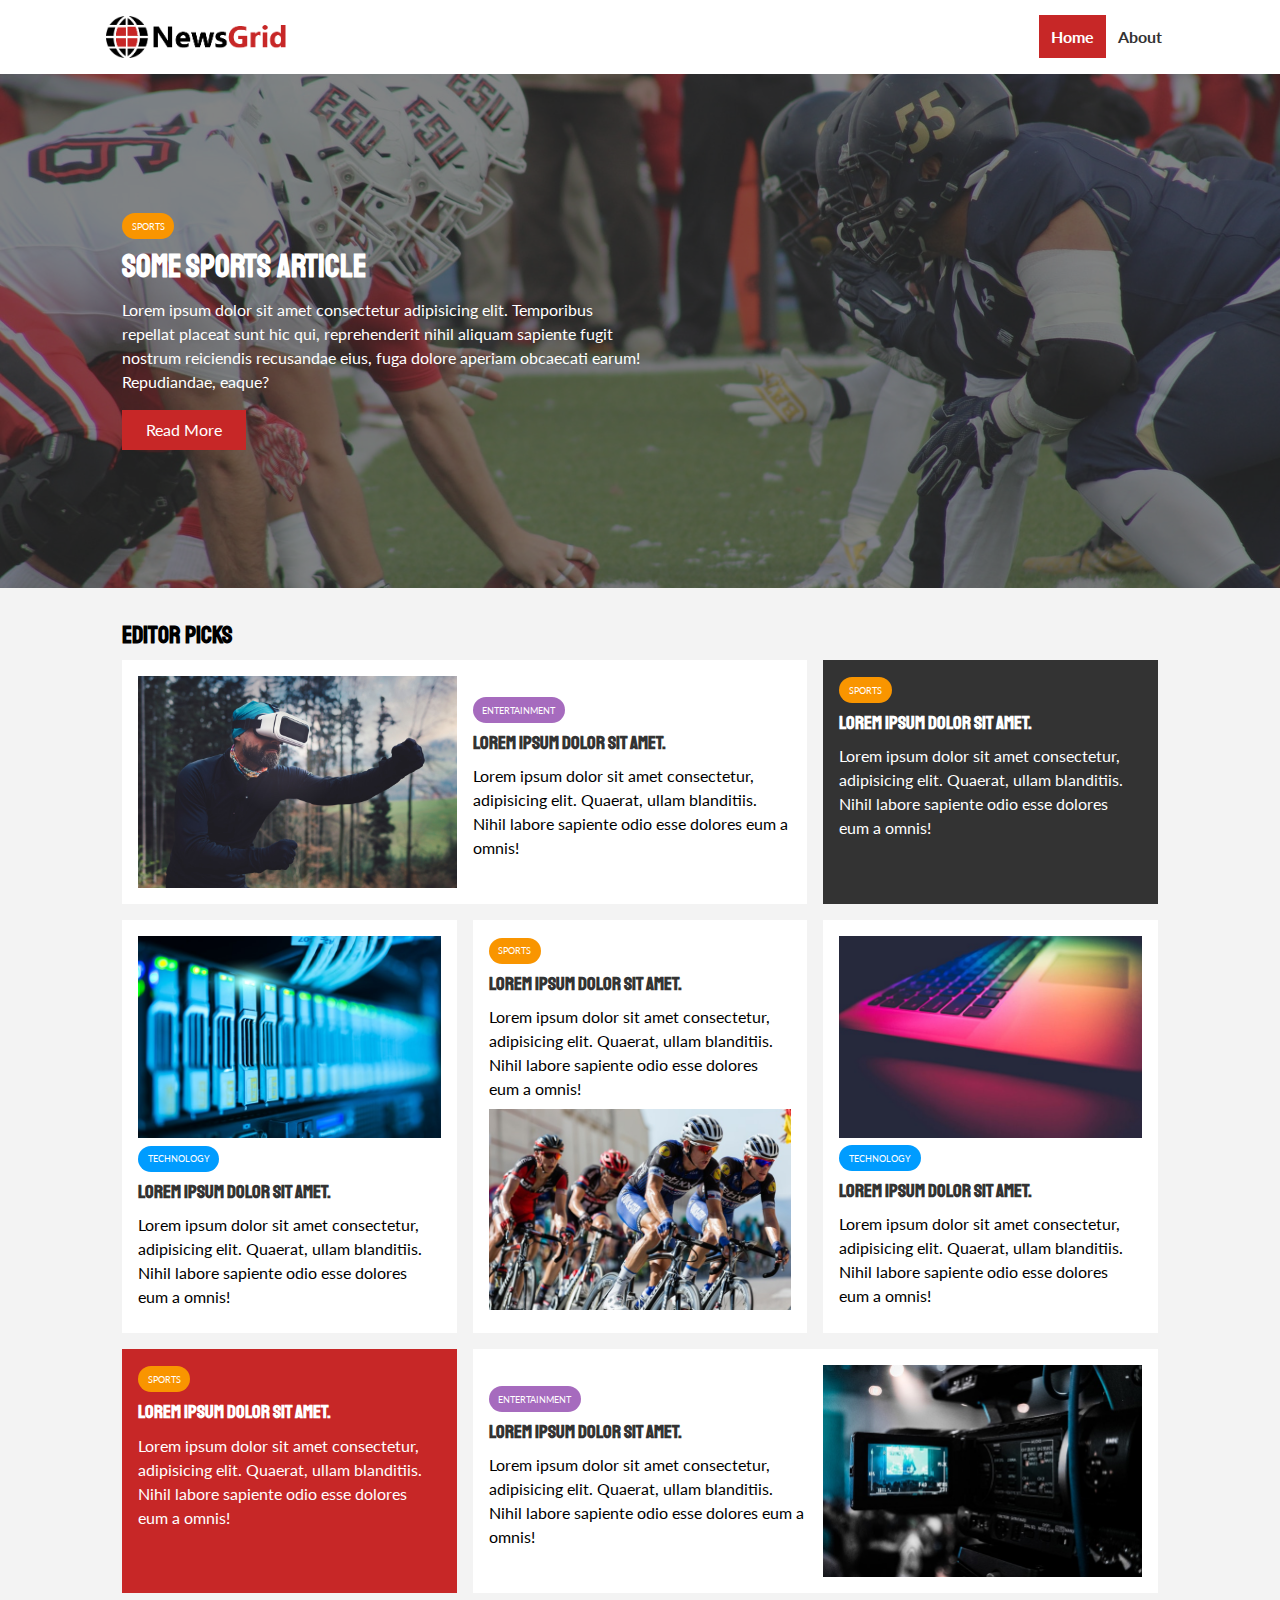
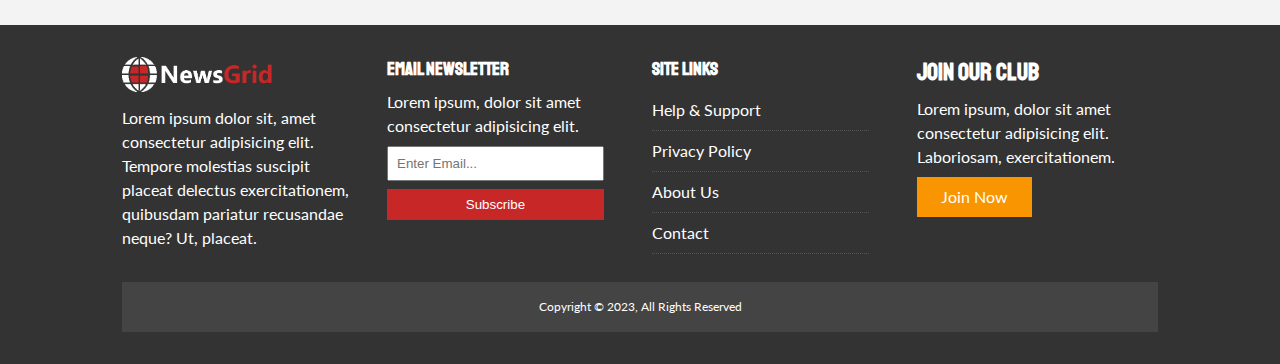
<file: index.html>
<!DOCTYPE html>
<html lang="en">
<head>
  <meta charset="UTF-8">
  <meta name="viewport" content="width=device-width, initial-scale=1.0">
  <link rel="stylesheet" href="https://cdnjs.cloudflare.com/ajax/libs/font-awesome/6.4.0/css/all.min.css" integrity="sha512-iecdLmaskl7CVkqkXNQ/ZH/XLlvWZOJyj7Yy7tcenmpD1ypASozpmT/E0iPtmFIB46ZmdtAc9eNBvH0H/ZpiBw==" crossorigin="anonymous" referrerpolicy="no-referrer" />
  <link rel="preconnect" href="https://fonts.googleapis.com">
  <link rel="preconnect" href="https://fonts.gstatic.com" crossorigin>
  <link href="https://fonts.googleapis.com/css2?family=Lato&family=Staatliches&display=swap" rel="stylesheet">
  <link rel="stylesheet" href="/css/style.css">
  <link rel="stylesheet" media="screen and (max-width: 768px)" href="/css/mobile.css">
  <link rel="shortcut icon" type="image/x-icon" href="favicon.ico">
  <title>NewsGrid | Latest News</title>
</head>
<body>
  <nav id="main-nav">
    <div class="container">
      <img src="/img/logo.png" alt="NewsGrid" class="logo">
      <div class="social">
        <a href="https://facebook.com" target="_blank"><i class="fab fa-facebook fa-2x"></i></a>
        <a href="https://twitter.com" target="_blank"><i class="fab fa-twitter fa-2x"></i></a>
        <a href="https://instagram.com" target="_blank"><i class="fab fa-instagram fa-2x"></i></a>
        <a href="https://youtube.com" target="_blank"><i class="fab fa-youtube fa-2x"></i></a>
      </div>
      <ul>
        <li><a class="current" href="index.html">Home</a></li>
        <li><a href="about.html">About</a></li>
      </ul>
    </div>
  </nav>

  <!-- Showcase -->
  <header id="showcase">
    <div class="container">
      <div class="showcase-container">
        <div class="showcase-content">
          <div class="category category-sports">Sports</div>
          <h1>Some Sports Article</h1>
          <p>Lorem ipsum dolor sit amet consectetur adipisicing elit. Temporibus repellat placeat sunt hic qui, reprehenderit nihil aliquam sapiente fugit nostrum reiciendis recusandae eius, fuga dolore aperiam obcaecati earum! Repudiandae, eaque?</p>
          <a href="article.html" class="btn btn-primary">Read More</a>
        </div>
      </div>
    </div>
  </header>

  <!-- Home Articles -->
  <section id="home-articles" class="py-2">
    <div class="container">
      <h2>Editor Picks</h2>
      <div class="articles-container">
        <article class="card">
          <img src="img/articles/ent1.jpg" alt="">
          <div>
            <div class="category category-ent">Entertainment</div>
            <h3><a href="article.html">Lorem ipsum dolor sit amet.</a></h3>
            <p>Lorem ipsum dolor sit amet consectetur, adipisicing elit. Quaerat, ullam blanditiis. Nihil labore sapiente odio esse dolores eum a omnis!</p>
          </div>
        </article>
        <article class="card bg-dark">
          <div class="category category-sports">Sports</div>
          <h3><a href="article.html">Lorem ipsum dolor sit amet.</a></h3>
          <p>Lorem ipsum dolor sit amet consectetur, adipisicing elit. Quaerat, ullam blanditiis. Nihil labore sapiente odio esse dolores eum a omnis!</p>
        </article>
        <article class="card">
          <img src="/img/articles/tech1.jpg" alt="">
          <div class="category category-tech">Technology</div>
          <h3><a href="article.html">Lorem ipsum dolor sit amet.</a></h3>
          <p>Lorem ipsum dolor sit amet consectetur, adipisicing elit. Quaerat, ullam blanditiis. Nihil labore sapiente odio esse dolores eum a omnis!</p>
        </article>
        <article class="card">
          <div class="category category-sports">Sports</div>
          <h3><a href="article.html">Lorem ipsum dolor sit amet.</a></h3>
          <p>Lorem ipsum dolor sit amet consectetur, adipisicing elit. Quaerat, ullam blanditiis. Nihil labore sapiente odio esse dolores eum a omnis!</p>
          <img src="/img/articles/sports1.jpg" alt="">
        </article>
        <article class="card">
          <img src="/img/articles/tech2.jpg" alt="">
          <div class="category category-tech">Technology</div>
          <h3><a href="article.html">Lorem ipsum dolor sit amet.</a></h3>
          <p>Lorem ipsum dolor sit amet consectetur, adipisicing elit. Quaerat, ullam blanditiis. Nihil labore sapiente odio esse dolores eum a omnis!</p>
        </article>
        <article class="card bg-primary">
          <div class="category category-sports">Sports</div>
          <h3><a href="article.html">Lorem ipsum dolor sit amet.</a></h3>
          <p>Lorem ipsum dolor sit amet consectetur, adipisicing elit. Quaerat, ullam blanditiis. Nihil labore sapiente odio esse dolores eum a omnis!</p>
        </article>
        <article class="card">
          <div>
            <div class="category category-ent">Entertainment</div>
            <h3><a href="article.html">Lorem ipsum dolor sit amet.</a></h3>
            <p>Lorem ipsum dolor sit amet consectetur, adipisicing elit. Quaerat, ullam blanditiis. Nihil labore sapiente odio esse dolores eum a omnis!</p>
          </div>
          <img src="img/articles/ent2.jpg" alt="">
        </article>
      </div>
    </div>
  </section>

  <!-- Footer -->
  <footer id="main-footer" class="py-2">
    <div class="container footer-container">
      <div>
        <img src="/img/logo_light.png" alt="NewsGrid">
        <p>Lorem ipsum dolor sit, amet consectetur adipisicing elit. Tempore molestias suscipit placeat delectus exercitationem, quibusdam pariatur recusandae neque? Ut, placeat.</p>
      </div>
      <div>
        <h3>Email Newsletter</h3>
        <p>Lorem ipsum, dolor sit amet consectetur adipisicing elit.</p>
        <form action="https://formspree.io/f/mbjvldog" method="POST">
          <input type="email" name="email" placeholder="Enter Email..." required>
          <input type="submit" value="Subscribe" class="btn btn-primary">
        </form>
      </div>
      <div>
        <h3>Site Links</h3>
        <ul class="list">
          <li><a href="#">Help & Support</a></li>
          <li><a href="#">Privacy Policy</a></li>
          <li><a href="#">About Us</a></li>
          <li><a href="#">Contact</a></li>
        </ul>
      </div>
      <div>
        <h2>Join Our Club</h2>
        <p>Lorem ipsum, dolor sit amet consectetur adipisicing elit. Laboriosam, exercitationem.</p>
        <a href="#" class="btn btn-secondary">Join Now</a>
      </div>
      <div>
        <p>Copyright &copy; 2023, All Rights Reserved</p>
      </div>
    </div>
  </footer>
</body>
</html>
</file>
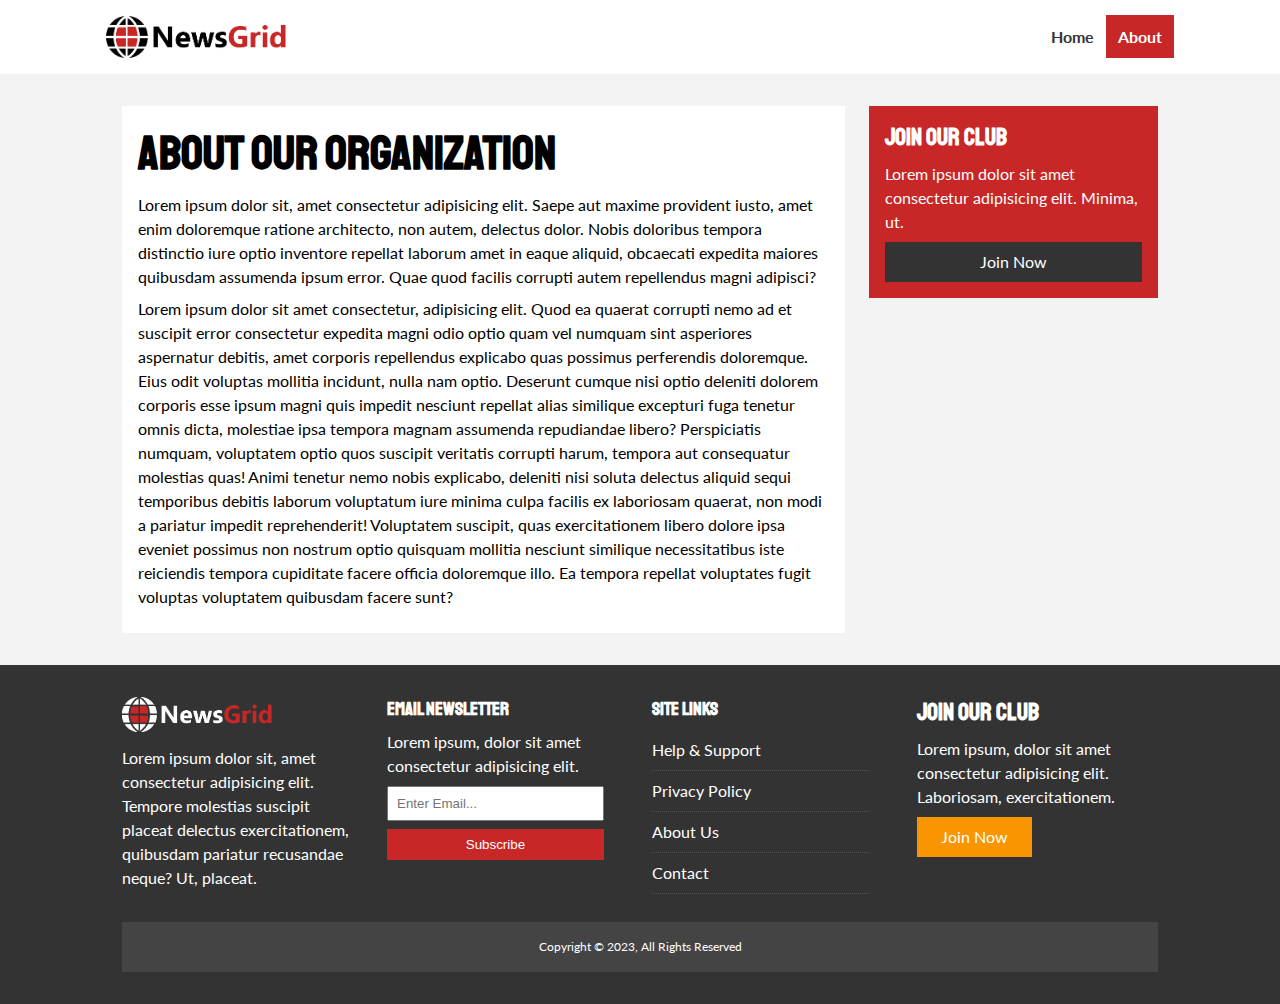
<file: about.html>
<!DOCTYPE html>
<html lang="en">
<head>
  <meta charset="UTF-8">
  <meta name="viewport" content="width=device-width, initial-scale=1.0">
  <link rel="stylesheet" href="https://cdnjs.cloudflare.com/ajax/libs/font-awesome/6.4.0/css/all.min.css" integrity="sha512-iecdLmaskl7CVkqkXNQ/ZH/XLlvWZOJyj7Yy7tcenmpD1ypASozpmT/E0iPtmFIB46ZmdtAc9eNBvH0H/ZpiBw==" crossorigin="anonymous" referrerpolicy="no-referrer" />
  <link rel="preconnect" href="https://fonts.googleapis.com">
  <link rel="preconnect" href="https://fonts.gstatic.com" crossorigin>
  <link href="https://fonts.googleapis.com/css2?family=Lato&family=Staatliches&display=swap" rel="stylesheet">
  <link rel="stylesheet" href="/css/style.css">
  <link rel="stylesheet" media="screen and (max-width: 768px)" href="/css/mobile.css">
  <link rel="shortcut icon" type="image/x-icon" href="favicon.ico">
  <title>NewsGrid | About</title>
</head>
<body>
  <nav id="main-nav">
    <div class="container">
      <img src="/img/logo.png" alt="NewsGrid" class="logo">
      <div class="social">
        <a href="https://facebook.com" target="_blank"><i class="fab fa-facebook fa-2x"></i></a>
        <a href="https://twitter.com" target="_blank"><i class="fab fa-twitter fa-2x"></i></a>
        <a href="https://instagram.com" target="_blank"><i class="fab fa-instagram fa-2x"></i></a>
        <a href="https://youtube.com" target="_blank"><i class="fab fa-youtube fa-2x"></i></a>
      </div>
      <ul>
        <li><a href="index.html">Home</a></li>
        <li><a class="current" href="about.html">About</a></li>
      </ul>
    </div>
  </nav>

  <section id="about">
    <div class="container">
      <div class="page-container">
        <article class="card">
          <h1 class="l-heading">About Our Organization</h1>
          <p>Lorem ipsum dolor sit, amet consectetur adipisicing elit. Saepe aut maxime provident iusto, amet enim doloremque ratione architecto, non autem, delectus dolor. Nobis doloribus tempora distinctio iure optio inventore repellat laborum amet in eaque aliquid, obcaecati expedita maiores quibusdam assumenda ipsum error. Quae quod facilis corrupti autem repellendus magni adipisci?</p>
          <p>Lorem ipsum dolor sit amet consectetur, adipisicing elit. Quod ea quaerat corrupti nemo ad et suscipit error consectetur expedita magni odio optio quam vel numquam sint asperiores aspernatur debitis, amet corporis repellendus explicabo quas possimus perferendis doloremque. Eius odit voluptas mollitia incidunt, nulla nam optio. Deserunt cumque nisi optio deleniti dolorem corporis esse ipsum magni quis impedit nesciunt repellat alias similique excepturi fuga tenetur omnis dicta, molestiae ipsa tempora magnam assumenda repudiandae libero? Perspiciatis numquam, voluptatem optio quos suscipit veritatis corrupti harum, tempora aut consequatur molestias quas! Animi tenetur nemo nobis explicabo, deleniti nisi soluta delectus aliquid sequi temporibus debitis laborum voluptatum iure minima culpa facilis ex laboriosam quaerat, non modi a pariatur impedit reprehenderit! Voluptatem suscipit, quas exercitationem libero dolore ipsa eveniet possimus non nostrum optio quisquam mollitia nesciunt similique necessitatibus iste reiciendis tempora cupiditate facere officia doloremque illo. Ea tempora repellat voluptates fugit voluptas voluptatem quibusdam facere sunt?</p>
        </article>
        <aside class="card bg-primary">
          <h2>Join Our Club</h2>
          <p>Lorem ipsum dolor sit amet consectetur adipisicing elit. Minima, ut.</p>
          <a href="#" class="btn btn-dark btn-block">Join Now</a>
        </aside>
      </div>
    </div>
  </section>

  <!-- Footer -->
  <footer id="main-footer" class="py-2">
    <div class="container footer-container">
      <div>
        <img src="/img/logo_light.png" alt="NewsGrid">
        <p>Lorem ipsum dolor sit, amet consectetur adipisicing elit. Tempore molestias suscipit placeat delectus exercitationem, quibusdam pariatur recusandae neque? Ut, placeat.</p>
      </div>
      <div>
        <h3>Email Newsletter</h3>
        <p>Lorem ipsum, dolor sit amet consectetur adipisicing elit.</p>
        <form action="https://formspree.io/f/xeqbqrqr" method="POST">
          <input type="email" name="email" placeholder="Enter Email..." required>
          <input type="submit" value="Subscribe" class="btn btn-primary">
        </form>
      </div>
      <div>
        <h3>Site Links</h3>
        <ul class="list">
          <li><a href="#">Help & Support</a></li>
          <li><a href="#">Privacy Policy</a></li>
          <li><a href="#">About Us</a></li>
          <li><a href="#">Contact</a></li>
        </ul>
      </div>
      <div>
        <h2>Join Our Club</h2>
        <p>Lorem ipsum, dolor sit amet consectetur adipisicing elit. Laboriosam, exercitationem.</p>
        <a href="#" class="btn btn-secondary">Join Now</a>
      </div>
      <div>
        <p>Copyright &copy; 2023, All Rights Reserved</p>
      </div>
    </div>
  </footer>

  <script src="contact.js"></script>
</body>
</html>
</file>
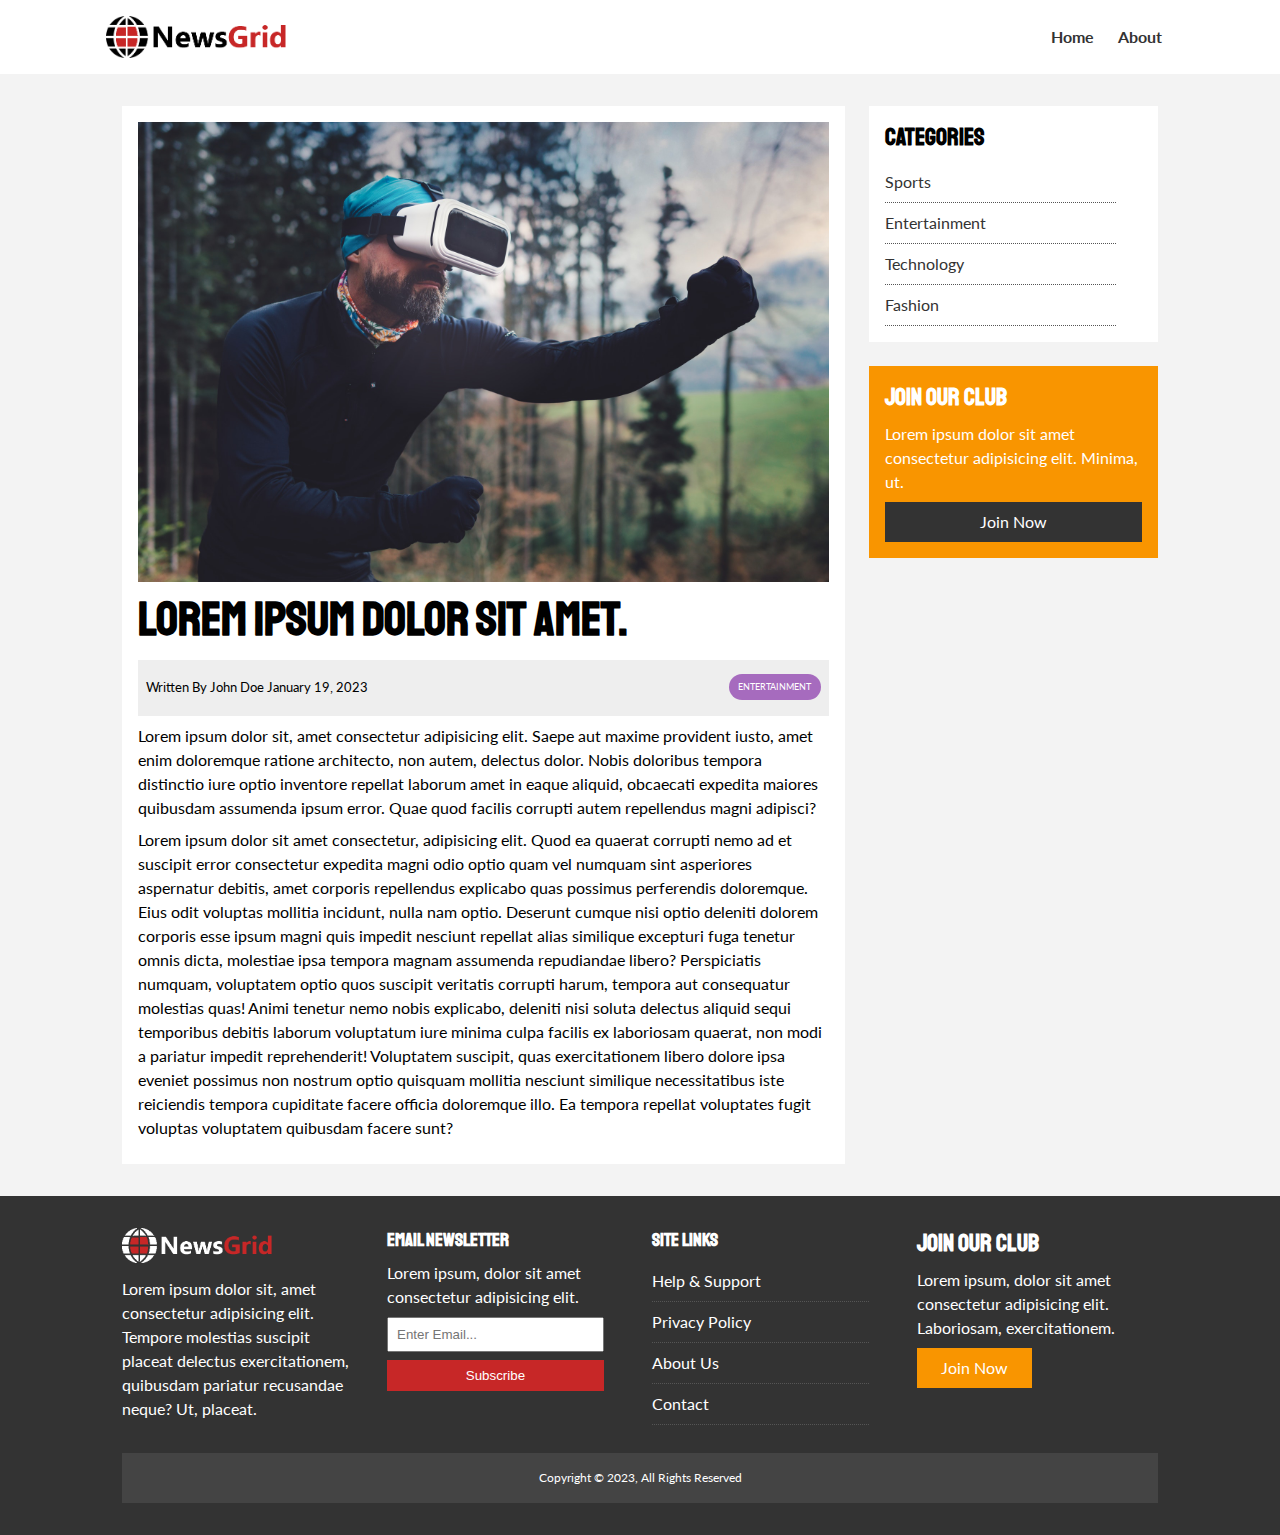
<file: article.html>
<!DOCTYPE html>
<html lang="en">
<head>
  <meta charset="UTF-8">
  <meta name="viewport" content="width=device-width, initial-scale=1.0">
  <link rel="stylesheet" href="https://cdnjs.cloudflare.com/ajax/libs/font-awesome/6.4.0/css/all.min.css" integrity="sha512-iecdLmaskl7CVkqkXNQ/ZH/XLlvWZOJyj7Yy7tcenmpD1ypASozpmT/E0iPtmFIB46ZmdtAc9eNBvH0H/ZpiBw==" crossorigin="anonymous" referrerpolicy="no-referrer" />
  <link rel="preconnect" href="https://fonts.googleapis.com">
  <link rel="preconnect" href="https://fonts.gstatic.com" crossorigin>
  <link href="https://fonts.googleapis.com/css2?family=Lato&family=Staatliches&display=swap" rel="stylesheet">
  <link rel="stylesheet" href="/css/style.css">
  <link rel="stylesheet" media="screen and (max-width: 768px)" href="/css/mobile.css">
  <link rel="shortcut icon" type="image/x-icon" href="favicon.ico">
  <title>NewsGrid | Latest News</title>
</head>
<body>
  <nav id="main-nav">
    <div class="container">
      <img src="/img/logo.png" alt="NewsGrid" class="logo">
      <div class="social">
        <a href="https://facebook.com" target="_blank"><i class="fab fa-facebook fa-2x"></i></a>
        <a href="https://twitter.com" target="_blank"><i class="fab fa-twitter fa-2x"></i></a>
        <a href="https://instagram.com" target="_blank"><i class="fab fa-instagram fa-2x"></i></a>
        <a href="https://youtube.com" target="_blank"><i class="fab fa-youtube fa-2x"></i></a>
      </div>
      <ul>
        <li><a href="index.html">Home</a></li>
        <li><a href="about.html">About</a></li>
      </ul>
    </div>
  </nav>

  <section id="article">
    <div class="container">
      <div class="page-container">
        <article class="card">
          <img src="img/articles/ent1.jpg" alt="">
          <h1 class="l-heading">Lorem ipsum dolor sit amet.</h1>
          <div class="meta">
            <small>
              <i class="fas fa-user"></i> Written By John Doe January 19, 2023
            </small>
            <div class="category category-ent">Entertainment</div>
          </div>
          <p>Lorem ipsum dolor sit, amet consectetur adipisicing elit. Saepe aut maxime provident iusto, amet enim doloremque ratione architecto, non autem, delectus dolor. Nobis doloribus tempora distinctio iure optio inventore repellat laborum amet in eaque aliquid, obcaecati expedita maiores quibusdam assumenda ipsum error. Quae quod facilis corrupti autem repellendus magni adipisci?</p>
          <p>Lorem ipsum dolor sit amet consectetur, adipisicing elit. Quod ea quaerat corrupti nemo ad et suscipit error consectetur expedita magni odio optio quam vel numquam sint asperiores aspernatur debitis, amet corporis repellendus explicabo quas possimus perferendis doloremque. Eius odit voluptas mollitia incidunt, nulla nam optio. Deserunt cumque nisi optio deleniti dolorem corporis esse ipsum magni quis impedit nesciunt repellat alias similique excepturi fuga tenetur omnis dicta, molestiae ipsa tempora magnam assumenda repudiandae libero? Perspiciatis numquam, voluptatem optio quos suscipit veritatis corrupti harum, tempora aut consequatur molestias quas! Animi tenetur nemo nobis explicabo, deleniti nisi soluta delectus aliquid sequi temporibus debitis laborum voluptatum iure minima culpa facilis ex laboriosam quaerat, non modi a pariatur impedit reprehenderit! Voluptatem suscipit, quas exercitationem libero dolore ipsa eveniet possimus non nostrum optio quisquam mollitia nesciunt similique necessitatibus iste reiciendis tempora cupiditate facere officia doloremque illo. Ea tempora repellat voluptates fugit voluptas voluptatem quibusdam facere sunt?</p>
        </article>

        <aside id="categories" class="card">
          <h2>Categories</h2>
          <ul class="list">
            <li><a href="#"><i class="fas fa-chevron-right"></i> Sports</a></li>
            <li><a href="#"><i class="fas fa-chevron-right"></i> Entertainment</a></li>
            <li><a href="#"><i class="fas fa-chevron-right"></i> Technology</a></li>
            <li><a href="#"><i class="fas fa-chevron-right"></i> Fashion</a></li>
          </ul>
        </aside>

        <aside class="card bg-secondary">
          <h2>Join Our Club</h2>
          <p>Lorem ipsum dolor sit amet consectetur adipisicing elit. Minima, ut.</p>
          <a href="#" class="btn btn-dark btn-block">Join Now</a>
        </aside>
      </div>
    </div>
  </section>

  <!-- Footer -->
  <footer id="main-footer" class="py-2">
    <div class="container footer-container">
      <div>
        <img src="/img/logo_light.png" alt="NewsGrid">
        <p>Lorem ipsum dolor sit, amet consectetur adipisicing elit. Tempore molestias suscipit placeat delectus exercitationem, quibusdam pariatur recusandae neque? Ut, placeat.</p>
      </div>
      <div>
        <h3>Email Newsletter</h3>
        <p>Lorem ipsum, dolor sit amet consectetur adipisicing elit.</p>
        <form action="https://formspree.io/f/xeqbqrqr" method="POST">
          <input type="email" name="email" placeholder="Enter Email..." required>
          <input type="submit" value="Subscribe" class="btn btn-primary">
        </form>
      </div>
      <div>
        <h3>Site Links</h3>
        <ul class="list">
          <li><a href="#">Help & Support</a></li>
          <li><a href="#">Privacy Policy</a></li>
          <li><a href="#">About Us</a></li>
          <li><a href="#">Contact</a></li>
        </ul>
      </div>
      <div>
        <h2>Join Our Club</h2>
        <p>Lorem ipsum, dolor sit amet consectetur adipisicing elit. Laboriosam, exercitationem.</p>
        <a href="#" class="btn btn-secondary">Join Now</a>
      </div>
      <div>
        <p>Copyright &copy; 2023, All Rights Reserved</p>
      </div>
    </div>
  </footer>

  <script src="contact.js"></script>
</body>
</html>
</file>
<file: css/style.css>
:root {
  --primary-color: #c72727;
  --secondary-color: #f99500;
  --light-color: #f3f3f3;
  --dark-color: #333;
  --max-width: 1100px;
}

.category {
  --sports-color: #f99500;
  --ent-color: #a66bbe;
  --tech-color: #009cff;
}

* {
  margin: 0;
  padding: 0;
  box-sizing: border-box;
}

body {
  font-family: 'Lato', sans-serif;
  line-height: 1.5;
  background: var(--light-color);
}

a {
  color: #333;
  text-decoration: none;
}

ul {
  list-style: none;
}

p {
  margin: 0.5rem 0;
}

img {
  width: 100%;
}

h1, h2, h3, h4, h5, h6 {
  font-family: 'Staatliches', cursive;
  margin-bottom: 0.55rem;
  line-height: 1.3;
}

/* Utility */
.container {
  max-width: var(--max-width);
  margin: auto;
  padding: 0 2rem;
  overflow: hidden;
}

/* Category */
.category {
  display: inline-block;
  color: #fff;
  font-size: 0.55rem;
  text-transform: uppercase;
  padding: 0.4rem 0.6rem;
  border-radius: 15px;
  margin-bottom: 0.5rem;
}

.category-sports { background: var(--sports-color) }
.category-ent { background: var(--ent-color) }
.category-tech { background: var(--tech-color) }

.btn {
  display: inline-block;
  border: none;
  background: var(--dark-color);
  color: #fff;
  padding: 0.5rem 1.5rem;
}

.btn-light { background: var(--light-color) }
.btn-primary { background: var(--primary-color) }
.btn-secondary { background: var(--secondary-color) }

.btn-block {
  display: block;
  width: 100%;
  text-align: center;
}

.btn:hover {
  opacity: 0.9;
  cursor: pointer;
}

.card {
  background: #fff;
  padding: 1rem;
}

.bg-dark { 
  background: var(--dark-color);
  color: #fff;
}

.bg-primary { 
  background: var(--primary-color);
  color: #fff;
}

.bg-secondary { 
  background: var(--secondary-color);
  color: #fff;
}

.bg-dark h1,
.bg-dark h2,
.bg-dark h3,
.bg-dark a,
.bg-primary h1,
.bg-primary h2,
.bg-primary h3,
.bg-primary a,
.bg-secondary h1,
.bg-secondary h2,
.bg-secondary h3,
.bg-secondary a {
  color: #fff;
}

.py-1 { padding: 1.5rem 0 }
.py-2 { padding: 2rem 0 }
.py-3 { padding: 3rem 0 }
.p-1 { padding: 1.5rem }
.p-2 { padding: 2rem }
.p-3 { padding: 3rem }

.l-heading {
  font-size: 3rem;
}

.list li {
  padding: 0.5rem 0;
  border-bottom: #555 dotted 1px;
  width: 90%;
}

.list li a:hover {
  color: var(--primary-color) !important;
}

/* Inner Page grid container */
.page-container {
  display: grid;
  grid-template-columns: 5fr 2fr;
  margin: 2rem 0;
  grid-gap: 1.5rem;
}

.page-container > *:first-child {
  grid-row: 1 / span 3;
}

/* Navigation */
#main-nav {
  background: #fff;
  position: sticky;
  top: 0;
  z-index: 2;
}

#main-nav .container {
  display: grid;
  grid-template-columns: 6fr 3fr 2fr;
  padding: 1rem;
  align-items: center;
}

#main-nav .logo {
  width: 180px;
}

#main-nav ul {
  justify-self: end;
  display: flex;
}

#main-nav ul li a {
  padding: 0.75rem;
  font-weight: bold;
}

#main-nav ul li a.current {
  background: var(--primary-color);
  color: #fff;
}

#main-nav ul li a:hover {
  background: var(--light-color);
  color: var(--dark-color);
}

#main-nav .social {
  justify-self: center;

}

#main-nav .social i {
  color: #777;
  margin-right: 0.5rem;
}

/* Showcase */
#showcase {
  color: #fff;
  background: #333;
  padding: 2rem;
  position: relative;
}

#showcase:before {
  content: '';
  background: url('/img/featured.jpg') no-repeat center center/cover;
  position: absolute;
  top: 0;
  left: 0;
  width: 100%;
  height: 100%;
  opacity: 0.4;
}

#showcase .showcase-container {
  display: grid;
  grid-template-columns: repeat(2, 1fr);
  justify-content: center;
  align-items: center;
  height: 50vh;
}

#showcase .showcase-content {
  z-index: 1;
}

#showcase .showcase-content p {
  margin-bottom: 1rem;
}

/* Home Articles */
#home-articles .articles-container {
  display: grid;
  grid-template-columns: repeat(3, 1fr);
  grid-gap: 1rem;
}

#home-articles .articles-container > *:first-child,
#home-articles .articles-container > *:last-child {
  display: grid;
  grid-template-columns: repeat(2, 1fr);
  grid-gap: 1rem;
  align-items: center;
  grid-column: 1 / span 2;
}

#home-articles .articles-container > *:last-child {
  grid-column: 2 / span 2;
}

#article .meta {
  display: flex;
  justify-content: space-between;
  align-items: center;
  background: #eee;
  padding: 0.5rem;
}

#article .meta .category {
  margin-top: 0.4rem;
}

/* Footer */
#main-footer {
  background: var(--dark-color);
  color: #fff;
}

#main-footer img {
  width: 150px;
}

#main-footer a {
  color: #fff;
}

#main-footer .footer-container {
  display: grid;
  grid-template-columns: repeat(4, 1fr);
  grid-gap: 1.5rem;
}

#main-footer .footer-container > *:last-child {
  background: #444;
  grid-column: 1 / span 4;
  padding: .5rem;
  text-align: center;
  font-size: 0.75rem;
}

#main-footer .footer-container input[type='email'] {
  width: 90%;
  padding: .5rem;
  margin-bottom: .5rem;
}

#main-footer .footer-container input[type='submit'] {
  width: 90%;
}
</file>
<file: css/mobile.css>
#main-nav .social {
  display: none;
}

#main-nav .container {
  grid-template-columns: 1fr;
  grid-gap: 1.2rem;
}

#main-nav ul,
#main-nav .logo {
  justify-self: center;
}

#main-nav ul li a {
  padding: 0.5rem;
}

#home-articles .articles-container {
  grid-template-columns: repeat(2, 1fr);
}

#home-articles .articles-container > *:first-child,
#home-articles .articles-container > *:last-child {
  grid-template-columns: 1fr;
  grid-column: 1;
}

@media(max-width: 600px) {
  /* Stack Grid Items */
  #showcase .showcase-container,
  #home-articles .articles-container,
  #main-footer .footer-container {
    grid-template-columns: 1fr;
  }

  #main-footer .footer-container > *:last-child {
    grid-column: 1;
  }

  #main-footer .footer-container > * {
    border-bottom: #444 dotted 1px;
    padding-bottom: 1rem;
  }

  #main-footer .footer-container > *:last-child,
  #main-footer .footer-container > *:nth-child(4),
  #main-footer .footer-container > *:nth-child(3) {
    border-bottom: none;
  }

  .page-container {
    grid-template-columns: 1fr;
    text-align: center;
  }

  .page-container > *:first-child {
    grid-row: 1;
  }

  .l-heading {
    font-size: 2rem;
  }
}
</file>
